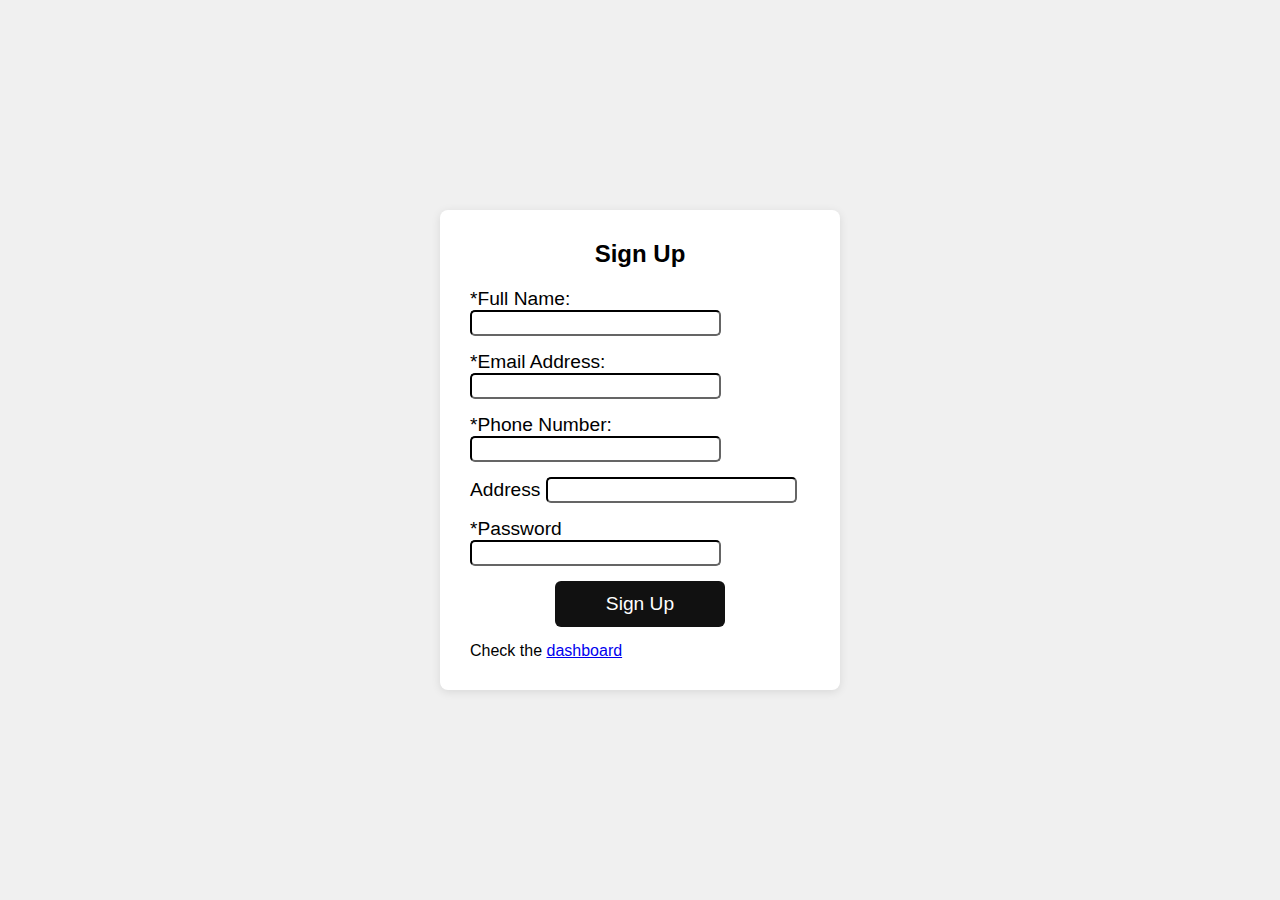
<file: index.html>
<!DOCTYPE html>
<html lang="en">
<head>
  <meta charset="UTF-8" />
  <meta name="viewport" content="width=device-width, initial-scale=1.0" />
  <title>Auth Page</title>
  <link rel="stylesheet" href="style.css" />
</head>
<body>

  <div class="auth-wrapper">
    <div class="auth-card">
      <h2>Sign Up</h2>


      <form id="signup-form">
        <div>
            <label for="name">*Full Name:</label>
            <input type="text" name="name" required>
        </div>

        <div>
            <label for="email">*Email Address:</label>
            <input type="email" name="email" id="mail" required>
        </div>

        <div>
            <label for="phone">*Phone Number:</label>
            <input type="tel" name="phone" id="phone" pattern="[0-9]{11}" maxlength="11" required>
        </div>

    <div>
        <label for="address">Address</label>
        <input type="text">
    </div>

    <div>
        <label for="password">*Password</label>
        <input type="password" name="password" id="password" pattern="[a-zA-Z0-9]{8,}" required>
    </div>

    <button class="submit-btn" type="submit">Sign Up</button>
      </form>

      Check the <a href="dashboard.html">dashboard</a>

    </div>
  </div>

</body>
</html>
</file>
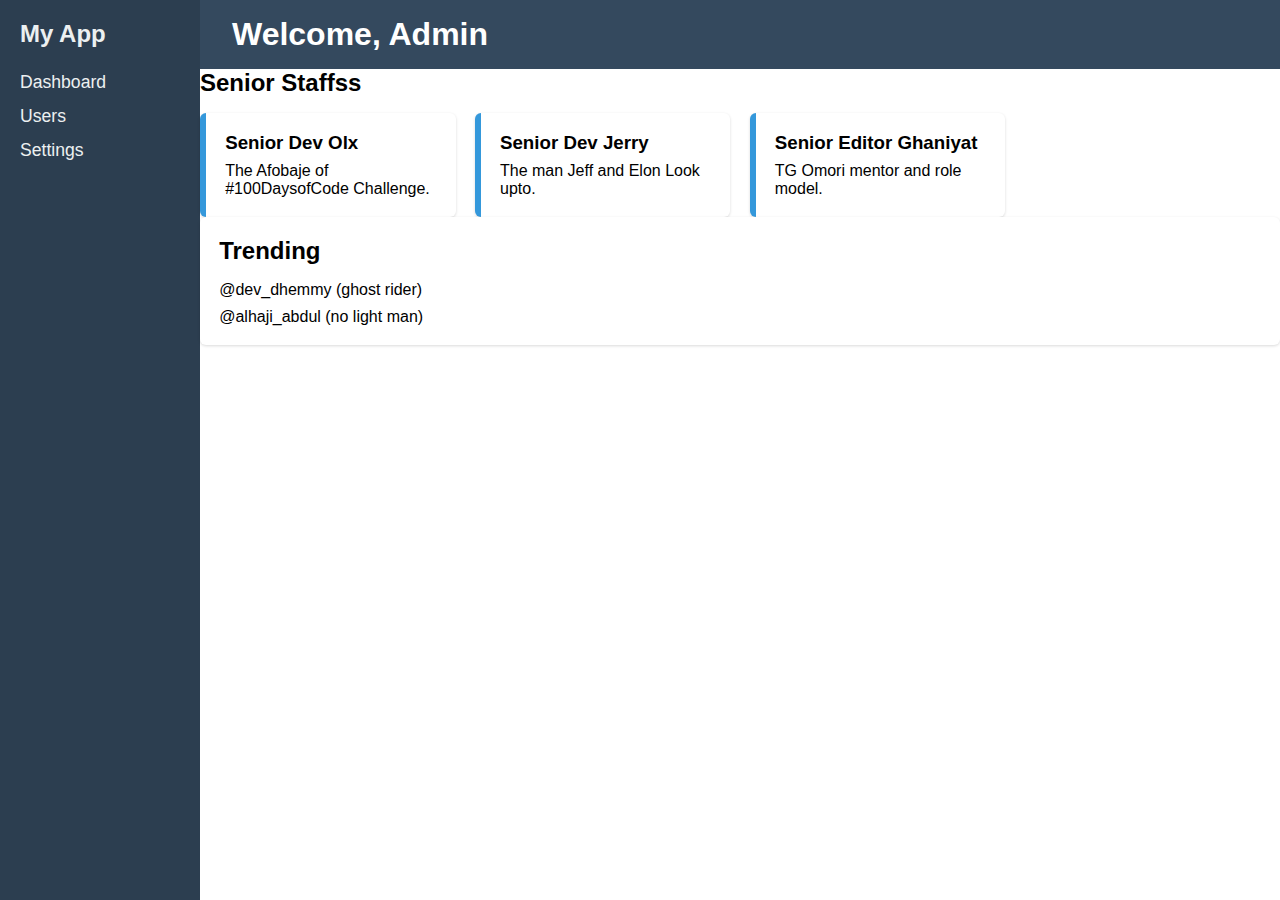
<file: dashboard.html>
<!DOCTYPE html>
<html lang="en">
<head>
  <meta charset="UTF-8" />
  <meta name="viewport" content="width=device-width, initial-scale=1.0"/>
  <title>Admin Dashboard</title>
  <link rel="stylesheet" href="dash.css" />
</head>
<body>
  <div class="container">
    <aside class="sidebar">
      <h2>My App</h2>
      <nav>
        <ul>
          <li><a href="#">Dashboard</a></li>
          <li><a href="#">Users</a></li>
          <li><a href="#">Settings</a></li>
        </ul>
      </nav>
    </aside>

    <div class="main">
      <header class="top-header">
        <h1>Welcome, Admin</h1>
      </header>

    <section class="projects">
  <h2>Senior Staffss</h2>

  <div class="project-grid">
    <div class="project-card">
      <h3>Senior Dev Olx</h3>
      <p>The Afobaje of #100DaysofCode Challenge.</p>
    </div>

    <div class="project-card">
      <h3>Senior Dev Jerry</h3>
      <p>The man Jeff and Elon Look upto.</p>
    </div>

    <div class="project-card">
      <h3>Senior Editor Ghaniyat</h3>
      <p>TG Omori mentor and role model.</p>
    </div>
  </div>
</section>

<section class="side-widgets">

  <div class="trending">
    <h2>Trending</h2>
    <ul>
      <li>@dev_dhemmy (ghost rider) </li>
      <li>@alhaji_abdul (no light man) </li>
   
    </ul>
  </div>
</section>

    </div>
  </div>
</body>
</html>
</file>
<file: style.css>
* {
  margin: 0;
  padding: 0;
  box-sizing: border-box;
}

body {
  font-family: Arial, sans-serif;
  background: #f0f0f0;
}

.auth-wrapper {
  display: flex;
  justify-content: center;
  align-items: center;
  height: 100vh;
  padding: 20px;
}

.auth-card {
  width: 100%;
  max-width: 400px;
  background: #fff;
  padding: 30px;
  border-radius: 8px;
  box-shadow: 0 2px 10px rgba(0,0,0,0.1);
}

.auth-card h2 {
  margin-bottom: 20px;
  text-align: center;
}

.auth-card form > * {
    font: 1.2em sans-serif;
  margin-bottom: 15px;
}

input {
    font-size: 1em;
    border-radius: 5px;
    border-color: #111;
}

input:user-valid{
    border-color: rgb(134, 194, 134);
}

input:user-invalid {
    border-color: red;
}

.submit-btn {
    width: 50%;
    padding: 12px;
    border: none;
    background: #111;
    color: #fff;
    font-size: 15px;
    font-weight: 600;
    border-radius: 6px;
    margin: 0 auto;
    display: block;
    cursor: pointer;
    transition: background .25s ease;
}

.submit-btn:hover {
    background: #333;
}
</file>
<file: dash.css>
/* reset / base */
* {
  margin: 0;
  padding: 0;
  box-sizing: border-box;
}

body, html {
  height: 100%;
  font-family: sans-serif;
}

.container {
  display: grid;
  grid-template-columns: 200px 1fr; 
  height: 100vh;
}

.sidebar {
  background: #2c3e50;
  color: #ecf0f1;
  padding: 20px;
}

.sidebar h2 {
  margin-bottom: 1.5rem;
}

.sidebar nav ul {
  list-style: none;
}

.sidebar nav ul li + li {
  margin-top: 0.8rem;
}

.sidebar nav ul li a {
  color: inherit;
  text-decoration: none;
  font-size: 1.1rem;
}

.main {
  display: flex;
  flex-direction: column;
}

.top-header {
  background: #34495e;
  color: #fff;
  padding: 1rem 2rem;
}

.content {
  flex: 1;
  padding: 2rem;
  background: #ecf0f1;
}


.content {
  display: grid;
  grid-template-columns: 2fr 1fr;
  gap: 2rem;
}


.projects h2 {
  margin-bottom: 1rem;
}

.project-grid {
  display: grid;
  grid-template-columns: repeat(auto-fill, minmax(240px, 1fr));
  gap: 1.2rem;
}

.project-card {
  background: #fff;
  padding: 1.2rem;
  border-left: 6px solid #3498db;
  border-radius: 6px;
  box-shadow: 0 1px 3px rgba(0,0,0,0.15);
}

.project-card h3 {
  margin-bottom: 0.5rem;
}


.side-widgets {
  display: flex;
  flex-direction: column;
  gap: 2rem;
}

.announcements,
.trending {
  background: #fff;
  padding: 1.2rem;
  border-radius: 6px;
  box-shadow: 0 1px 3px rgba(0,0,0,0.15);
}

.announcements h2,
.trending h2 {
  margin-bottom: 1rem;
}

.announcements ul,
.trending ul {
  list-style: none;
  padding: 0;
}

.announcements ul li + li,
.trending ul li + li {
  margin-top: 0.6rem;
}
</file>
